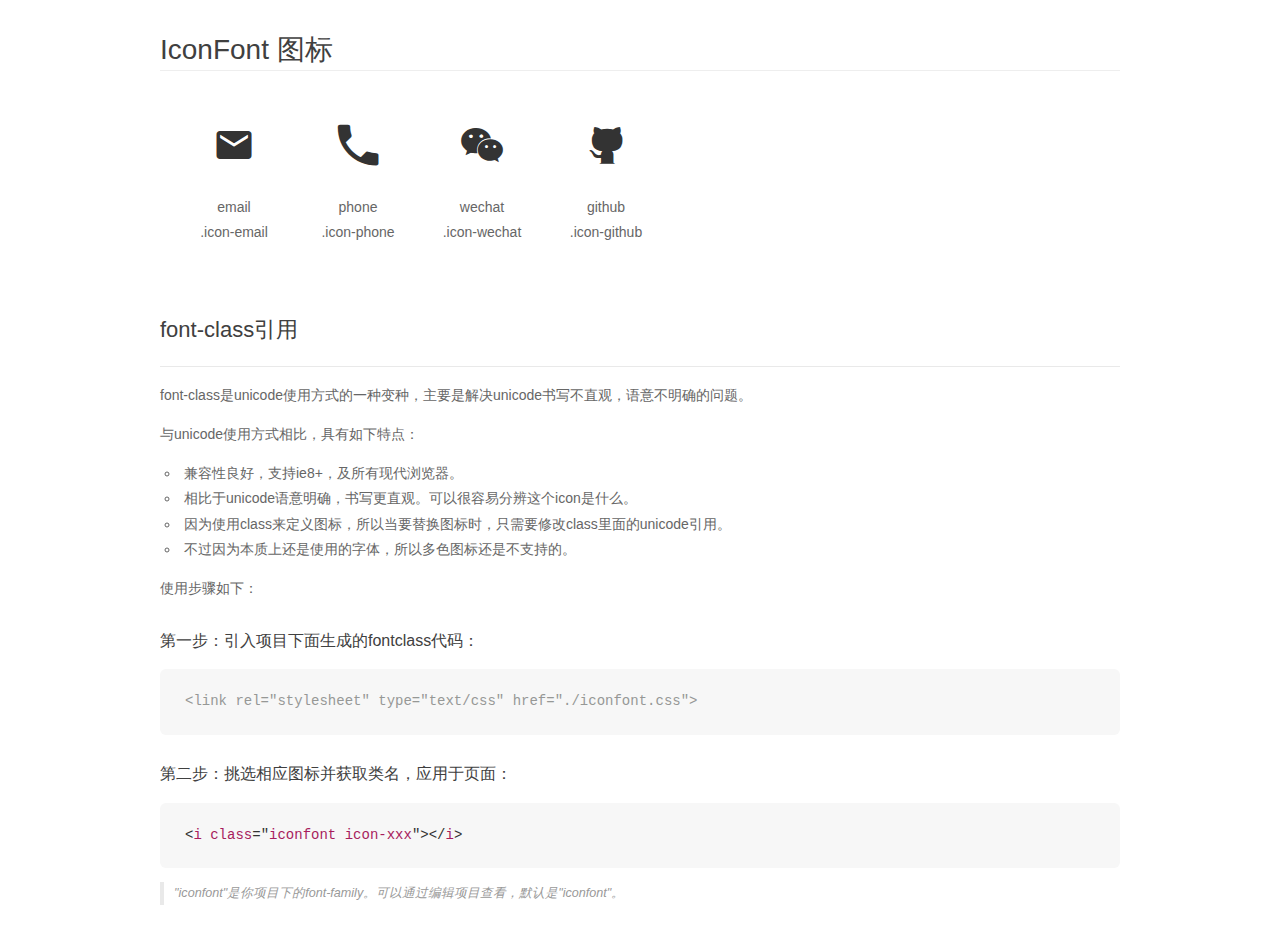
<file: fonts/demo_fontclass.html>
<!DOCTYPE html>
<html>
<head>
    <meta charset="utf-8"/>
    <title>IconFont</title>
    <link rel="stylesheet" href="demo.css">
    <link rel="stylesheet" href="iconfont.css">
</head>
<body>
    <div class="main markdown">
        <h1>IconFont 图标</h1>
        <ul class="icon_lists clear">
            
                <li>
                <i class="icon iconfont icon-email"></i>
                    <div class="name">email</div>
                    <div class="fontclass">.icon-email</div>
                </li>
            
                <li>
                <i class="icon iconfont icon-phone"></i>
                    <div class="name">phone</div>
                    <div class="fontclass">.icon-phone</div>
                </li>
            
                <li>
                <i class="icon iconfont icon-wechat"></i>
                    <div class="name">wechat</div>
                    <div class="fontclass">.icon-wechat</div>
                </li>
            
                <li>
                <i class="icon iconfont icon-github"></i>
                    <div class="name">github</div>
                    <div class="fontclass">.icon-github</div>
                </li>
            
        </ul>

        <h2 id="font-class-">font-class引用</h2>
        <hr>

        <p>font-class是unicode使用方式的一种变种，主要是解决unicode书写不直观，语意不明确的问题。</p>
        <p>与unicode使用方式相比，具有如下特点：</p>
        <ul>
        <li>兼容性良好，支持ie8+，及所有现代浏览器。</li>
        <li>相比于unicode语意明确，书写更直观。可以很容易分辨这个icon是什么。</li>
        <li>因为使用class来定义图标，所以当要替换图标时，只需要修改class里面的unicode引用。</li>
        <li>不过因为本质上还是使用的字体，所以多色图标还是不支持的。</li>
        </ul>
        <p>使用步骤如下：</p>
        <h3 id="-fontclass-">第一步：引入项目下面生成的fontclass代码：</h3>


        <pre><code class="lang-js hljs javascript"><span class="hljs-comment">&lt;link rel="stylesheet" type="text/css" href="./iconfont.css"&gt;</span></code></pre>
        <h3 id="-">第二步：挑选相应图标并获取类名，应用于页面：</h3>
        <pre><code class="lang-css hljs">&lt;<span class="hljs-selector-tag">i</span> <span class="hljs-selector-tag">class</span>="<span class="hljs-selector-tag">iconfont</span> <span class="hljs-selector-tag">icon-xxx</span>"&gt;&lt;/<span class="hljs-selector-tag">i</span>&gt;</code></pre>
        <blockquote>
        <p>"iconfont"是你项目下的font-family。可以通过编辑项目查看，默认是"iconfont"。</p>
        </blockquote>
    </div>
</body>
</html>
</file>
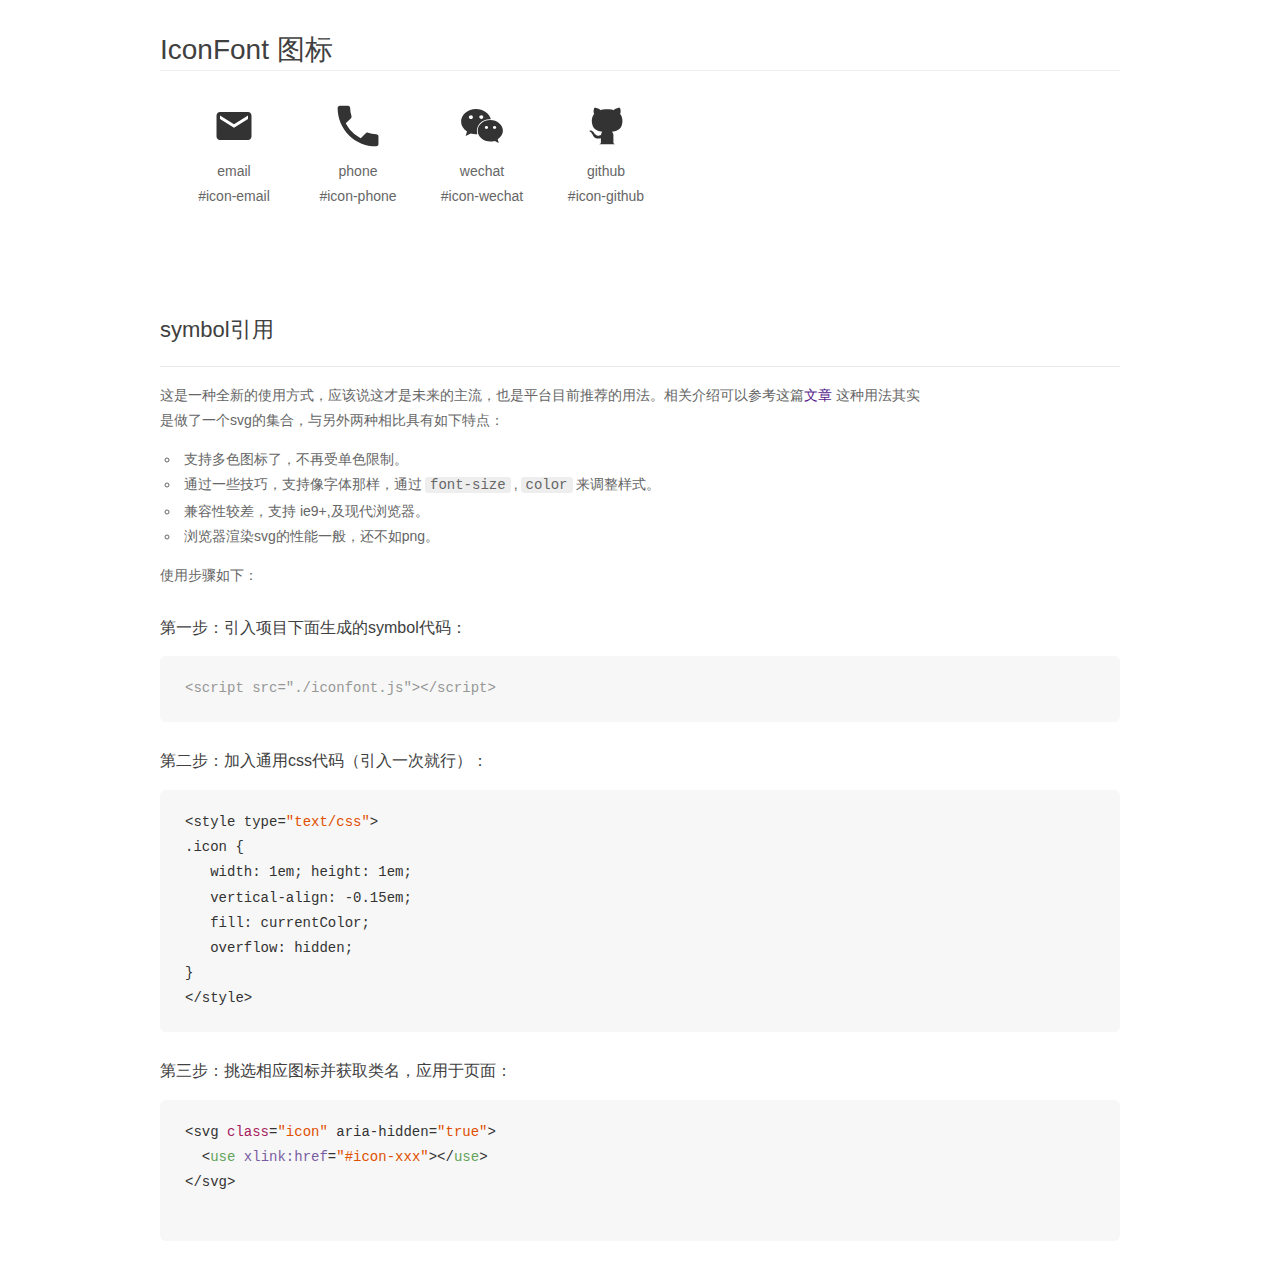
<file: fonts/demo_symbol.html>
<!DOCTYPE html>
<html>
<head>
    <meta charset="utf-8"/>
    <title>IconFont</title>
    <link rel="stylesheet" href="demo.css">
    <script src="iconfont.js"></script>

    <style type="text/css">
        .icon {
          /* 通过设置 font-size 来改变图标大小 */
          width: 1em; height: 1em;
          /* 图标和文字相邻时，垂直对齐 */
          vertical-align: -0.15em;
          /* 通过设置 color 来改变 SVG 的颜色/fill */
          fill: currentColor;
          /* path 和 stroke 溢出 viewBox 部分在 IE 下会显示
             normalize.css 中也包含这行 */
          overflow: hidden;
        }

    </style>
</head>
<body>
    <div class="main markdown">
        <h1>IconFont 图标</h1>
        <ul class="icon_lists clear">
            
                <li>
                    <svg class="icon" aria-hidden="true">
                        <use xlink:href="#icon-email"></use>
                    </svg>
                    <div class="name">email</div>
                    <div class="fontclass">#icon-email</div>
                </li>
            
                <li>
                    <svg class="icon" aria-hidden="true">
                        <use xlink:href="#icon-phone"></use>
                    </svg>
                    <div class="name">phone</div>
                    <div class="fontclass">#icon-phone</div>
                </li>
            
                <li>
                    <svg class="icon" aria-hidden="true">
                        <use xlink:href="#icon-wechat"></use>
                    </svg>
                    <div class="name">wechat</div>
                    <div class="fontclass">#icon-wechat</div>
                </li>
            
                <li>
                    <svg class="icon" aria-hidden="true">
                        <use xlink:href="#icon-github"></use>
                    </svg>
                    <div class="name">github</div>
                    <div class="fontclass">#icon-github</div>
                </li>
            
        </ul>


        <h2 id="symbol-">symbol引用</h2>
        <hr>

        <p>这是一种全新的使用方式，应该说这才是未来的主流，也是平台目前推荐的用法。相关介绍可以参考这篇<a href="">文章</a>
        这种用法其实是做了一个svg的集合，与另外两种相比具有如下特点：</p>
        <ul>
          <li>支持多色图标了，不再受单色限制。</li>
          <li>通过一些技巧，支持像字体那样，通过<code>font-size</code>,<code>color</code>来调整样式。</li>
          <li>兼容性较差，支持 ie9+,及现代浏览器。</li>
          <li>浏览器渲染svg的性能一般，还不如png。</li>
        </ul>
        <p>使用步骤如下：</p>
        <h3 id="-symbol-">第一步：引入项目下面生成的symbol代码：</h3>
        <pre><code class="lang-js hljs javascript"><span class="hljs-comment">&lt;script src="./iconfont.js"&gt;&lt;/script&gt;</span></code></pre>
        <h3 id="-css-">第二步：加入通用css代码（引入一次就行）：</h3>
        <pre><code class="lang-js hljs javascript">&lt;style type=<span class="hljs-string">"text/css"</span>&gt;
.icon {
   width: <span class="hljs-number">1</span>em; height: <span class="hljs-number">1</span>em;
   vertical-align: <span class="hljs-number">-0.15</span>em;
   fill: currentColor;
   overflow: hidden;
}
&lt;<span class="hljs-regexp">/style&gt;</span></code></pre>
        <h3 id="-">第三步：挑选相应图标并获取类名，应用于页面：</h3>
        <pre><code class="lang-js hljs javascript">&lt;svg <span class="hljs-class"><span class="hljs-keyword">class</span></span>=<span class="hljs-string">"icon"</span> aria-hidden=<span class="hljs-string">"true"</span>&gt;<span class="xml"><span class="hljs-tag">
  &lt;<span class="hljs-name">use</span> <span class="hljs-attr">xlink:href</span>=<span class="hljs-string">"#icon-xxx"</span>&gt;</span><span class="hljs-tag">&lt;/<span class="hljs-name">use</span>&gt;</span>
</span>&lt;<span class="hljs-regexp">/svg&gt;
        </span></code></pre>
    </div>
</body>
</html>
</file>
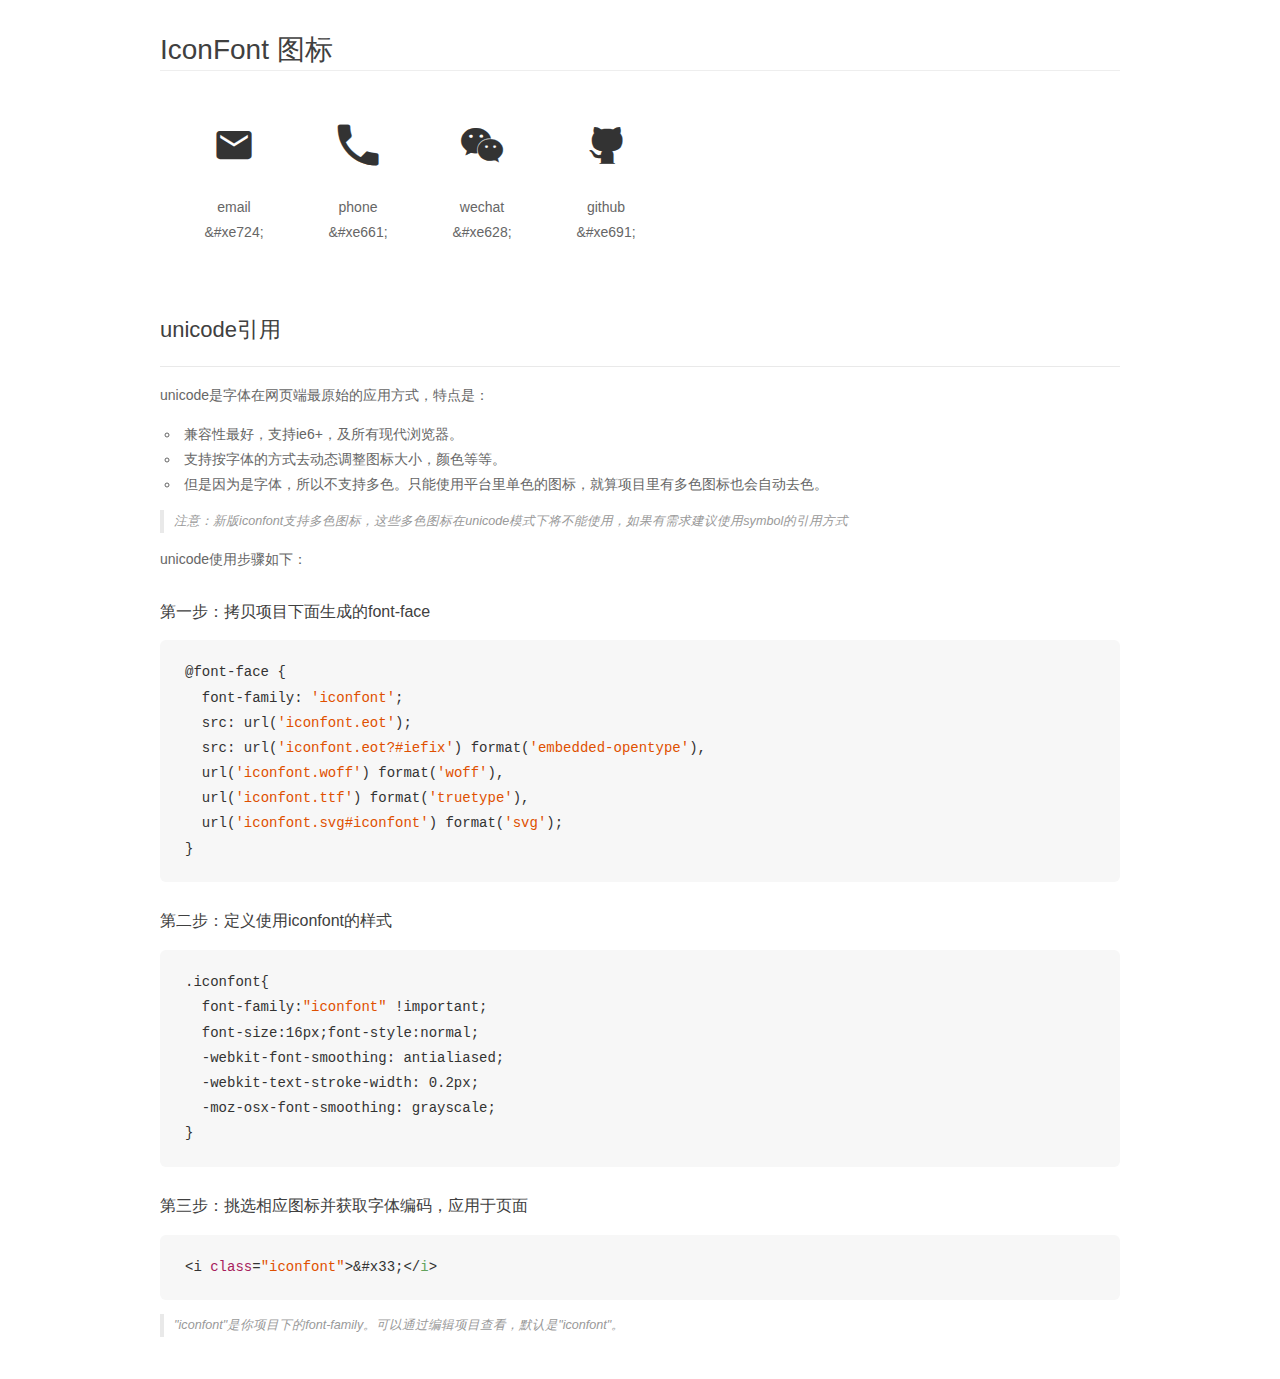
<file: fonts/demo_unicode.html>
<!DOCTYPE html>
<html>
<head>
    <meta charset="utf-8"/>
    <title>IconFont</title>
    <link rel="stylesheet" href="demo.css">

    <style type="text/css">

        @font-face {font-family: "iconfont";
          src: url('iconfont.eot'); /* IE9*/
          src: url('iconfont.eot#iefix') format('embedded-opentype'), /* IE6-IE8 */
          url('iconfont.woff') format('woff'), /* chrome, firefox */
          url('iconfont.ttf') format('truetype'), /* chrome, firefox, opera, Safari, Android, iOS 4.2+*/
          url('iconfont.svg#iconfont') format('svg'); /* iOS 4.1- */
        }

        .iconfont {
          font-family:"iconfont" !important;
          font-size:16px;
          font-style:normal;
          -webkit-font-smoothing: antialiased;
          -webkit-text-stroke-width: 0.2px;
          -moz-osx-font-smoothing: grayscale;
        }

    </style>
</head>
<body>
    <div class="main markdown">
        <h1>IconFont 图标</h1>
        <ul class="icon_lists clear">
            
                <li>
                <i class="icon iconfont">&#xe724;</i>
                    <div class="name">email</div>
                    <div class="code">&amp;#xe724;</div>
                </li>
            
                <li>
                <i class="icon iconfont">&#xe661;</i>
                    <div class="name">phone</div>
                    <div class="code">&amp;#xe661;</div>
                </li>
            
                <li>
                <i class="icon iconfont">&#xe628;</i>
                    <div class="name">wechat</div>
                    <div class="code">&amp;#xe628;</div>
                </li>
            
                <li>
                <i class="icon iconfont">&#xe691;</i>
                    <div class="name">github</div>
                    <div class="code">&amp;#xe691;</div>
                </li>
            
        </ul>
        <h2 id="unicode-">unicode引用</h2>
        <hr>

        <p>unicode是字体在网页端最原始的应用方式，特点是：</p>
        <ul>
        <li>兼容性最好，支持ie6+，及所有现代浏览器。</li>
        <li>支持按字体的方式去动态调整图标大小，颜色等等。</li>
        <li>但是因为是字体，所以不支持多色。只能使用平台里单色的图标，就算项目里有多色图标也会自动去色。</li>
        </ul>
        <blockquote>
        <p>注意：新版iconfont支持多色图标，这些多色图标在unicode模式下将不能使用，如果有需求建议使用symbol的引用方式</p>
        </blockquote>
        <p>unicode使用步骤如下：</p>
        <h3 id="-font-face">第一步：拷贝项目下面生成的font-face</h3>
        <pre><code class="lang-js hljs javascript">@font-face {
  font-family: <span class="hljs-string">'iconfont'</span>;
  src: url(<span class="hljs-string">'iconfont.eot'</span>);
  src: url(<span class="hljs-string">'iconfont.eot?#iefix'</span>) format(<span class="hljs-string">'embedded-opentype'</span>),
  url(<span class="hljs-string">'iconfont.woff'</span>) format(<span class="hljs-string">'woff'</span>),
  url(<span class="hljs-string">'iconfont.ttf'</span>) format(<span class="hljs-string">'truetype'</span>),
  url(<span class="hljs-string">'iconfont.svg#iconfont'</span>) format(<span class="hljs-string">'svg'</span>);
}
</code></pre>
        <h3 id="-iconfont-">第二步：定义使用iconfont的样式</h3>
        <pre><code class="lang-js hljs javascript">.iconfont{
  font-family:<span class="hljs-string">"iconfont"</span> !important;
  font-size:<span class="hljs-number">16</span>px;font-style:normal;
  -webkit-font-smoothing: antialiased;
  -webkit-text-stroke-width: <span class="hljs-number">0.2</span>px;
  -moz-osx-font-smoothing: grayscale;
}
</code></pre>
        <h3 id="-">第三步：挑选相应图标并获取字体编码，应用于页面</h3>
        <pre><code class="lang-js hljs javascript">&lt;i <span class="hljs-class"><span class="hljs-keyword">class</span></span>=<span class="hljs-string">"iconfont"</span>&gt;&amp;#x33;<span class="xml"><span class="hljs-tag">&lt;/<span class="hljs-name">i</span>&gt;</span></span></code></pre>

        <blockquote>
        <p>"iconfont"是你项目下的font-family。可以通过编辑项目查看，默认是"iconfont"。</p>
        </blockquote>
    </div>


</body>
</html>
</file>
<file: fonts/iconfont.css>
@font-face {font-family: "iconfont";
  src: url('./iconfont.eot?t=1523097302207'); /* IE9*/
  src: url('./iconfont.eot?t=1523097302207#iefix') format('embedded-opentype'), /* IE6-IE8 */
  url('[data-uri]') format('woff'),
  url('./iconfont.ttf?t=1523097302207') format('truetype'), /* chrome, firefox, opera, Safari, Android, iOS 4.2+*/
  url('./iconfont.svg?t=1523097302207#iconfont') format('svg'); /* iOS 4.1- */
}

.iconfont {
  font-family:"iconfont" !important;
  font-size:16px;
  font-style:normal;
  -webkit-font-smoothing: antialiased;
  -moz-osx-font-smoothing: grayscale;
}

.icon-email:before { content: "\e724"; }

.icon-phone:before { content: "\e661"; }

.icon-wechat:before { content: "\e628"; }

.icon-github:before { content: "\e691"; }
</file>
<file: fonts/demo.css>
*{margin: 0;padding: 0;list-style: none;}
/*
KISSY CSS Reset
理念：1. reset 的目的不是清除浏览器的默认样式，这仅是部分工作。清除和重置是紧密不可分的。
2. reset 的目的不是让默认样式在所有浏览器下一致，而是减少默认样式有可能带来的问题。
3. reset 期望提供一套普适通用的基础样式。但没有银弹，推荐根据具体需求，裁剪和修改后再使用。
特色：1. 适应中文；2. 基于最新主流浏览器。
维护：玉伯<lifesinger@gmail.com>, 正淳<ragecarrier@gmail.com>
 */

/** 清除内外边距 **/
body, h1, h2, h3, h4, h5, h6, hr, p, blockquote, /* structural elements 结构元素 */
dl, dt, dd, ul, ol, li, /* list elements 列表元素 */
pre, /* text formatting elements 文本格式元素 */
form, fieldset, legend, button, input, textarea, /* form elements 表单元素 */
th, td /* table elements 表格元素 */ {
  margin: 0;
  padding: 0;
}

/** 设置默认字体 **/
body,
button, input, select, textarea /* for ie */ {
  font: 12px/1.5 tahoma, arial, \5b8b\4f53, sans-serif;
}
h1, h2, h3, h4, h5, h6 { font-size: 100%; }
address, cite, dfn, em, var { font-style: normal; } /* 将斜体扶正 */
code, kbd, pre, samp { font-family: courier new, courier, monospace; } /* 统一等宽字体 */
small { font-size: 12px; } /* 小于 12px 的中文很难阅读，让 small 正常化 */

/** 重置列表元素 **/
ul, ol { list-style: none; }

/** 重置文本格式元素 **/
a { text-decoration: none; }
a:hover { text-decoration: underline; }


/** 重置表单元素 **/
legend { color: #000; } /* for ie6 */
fieldset, img { border: 0; } /* img 搭车：让链接里的 img 无边框 */
button, input, select, textarea { font-size: 100%; } /* 使得表单元素在 ie 下能继承字体大小 */
/* 注：optgroup 无法扶正 */

/** 重置表格元素 **/
table { border-collapse: collapse; border-spacing: 0; }

/* 清除浮动 */
.ks-clear:after, .clear:after {
  content: '\20';
  display: block;
  height: 0;
  clear: both;
}
.ks-clear, .clear {
  *zoom: 1;
}

.main {
  padding: 30px 100px;
width: 960px;
margin: 0 auto;
}
.main h1{font-size:36px; color:#333; text-align:left;margin-bottom:30px; border-bottom: 1px solid #eee;}

.helps{margin-top:40px;}
.helps pre{
  padding:20px;
  margin:10px 0;
  border:solid 1px #e7e1cd;
  background-color: #fffdef;
  overflow: auto;
}

.icon_lists{
  width: 100% !important;

}

.icon_lists li{
  float:left;
  width: 100px;
  height:180px;
  text-align: center;
  list-style: none !important;
}
.icon_lists .icon{
  font-size: 42px;
  line-height: 100px;
  margin: 10px 0;
  color:#333;
  -webkit-transition: font-size 0.25s ease-out 0s;
  -moz-transition: font-size 0.25s ease-out 0s;
  transition: font-size 0.25s ease-out 0s;

}
.icon_lists .icon:hover{
  font-size: 100px;
}



.markdown {
  color: #666;
  font-size: 14px;
  line-height: 1.8;
}

.highlight {
  line-height: 1.5;
}

.markdown img {
  vertical-align: middle;
  max-width: 100%;
}

.markdown h1 {
  color: #404040;
  font-weight: 500;
  line-height: 40px;
  margin-bottom: 24px;
}

.markdown h2,
.markdown h3,
.markdown h4,
.markdown h5,
.markdown h6 {
  color: #404040;
  margin: 1.6em 0 0.6em 0;
  font-weight: 500;
  clear: both;
}

.markdown h1 {
  font-size: 28px;
}

.markdown h2 {
  font-size: 22px;
}

.markdown h3 {
  font-size: 16px;
}

.markdown h4 {
  font-size: 14px;
}

.markdown h5 {
  font-size: 12px;
}

.markdown h6 {
  font-size: 12px;
}

.markdown hr {
  height: 1px;
  border: 0;
  background: #e9e9e9;
  margin: 16px 0;
  clear: both;
}

.markdown p,
.markdown pre {
  margin: 1em 0;
}

.markdown > p,
.markdown > blockquote,
.markdown > .highlight,
.markdown > ol,
.markdown > ul {
  width: 80%;
}

.markdown ul > li {
  list-style: circle;
}

.markdown > ul li,
.markdown blockquote ul > li {
  margin-left: 20px;
  padding-left: 4px;
}

.markdown > ul li p,
.markdown > ol li p {
  margin: 0.6em 0;
}

.markdown ol > li {
  list-style: decimal;
}

.markdown > ol li,
.markdown blockquote ol > li {
  margin-left: 20px;
  padding-left: 4px;
}

.markdown code {
  margin: 0 3px;
  padding: 0 5px;
  background: #eee;
  border-radius: 3px;
}

.markdown pre {
  border-radius: 6px;
  background: #f7f7f7;
  padding: 20px;
}

.markdown pre code {
  border: none;
  background: #f7f7f7;
  margin: 0;
}

.markdown strong,
.markdown b {
  font-weight: 600;
}

.markdown > table {
  border-collapse: collapse;
  border-spacing: 0px;
  empty-cells: show;
  border: 1px solid #e9e9e9;
  width: 95%;
  margin-bottom: 24px;
}

.markdown > table th {
  white-space: nowrap;
  color: #333;
  font-weight: 600;

}

.markdown > table th,
.markdown > table td {
  border: 1px solid #e9e9e9;
  padding: 8px 16px;
  text-align: left;
}

.markdown > table th {
  background: #F7F7F7;
}

.markdown blockquote {
  font-size: 90%;
  color: #999;
  border-left: 4px solid #e9e9e9;
  padding-left: 0.8em;
  margin: 1em 0;
  font-style: italic;
}

.markdown blockquote p {
  margin: 0;
}

.markdown .anchor {
  opacity: 0;
  transition: opacity 0.3s ease;
  margin-left: 8px;
}

.markdown .waiting {
  color: #ccc;
}

.markdown h1:hover .anchor,
.markdown h2:hover .anchor,
.markdown h3:hover .anchor,
.markdown h4:hover .anchor,
.markdown h5:hover .anchor,
.markdown h6:hover .anchor {
  opacity: 1;
  display: inline-block;
}

.markdown > br,
.markdown > p > br {
  clear: both;
}


.hljs {
  display: block;
  background: white;
  padding: 0.5em;
  color: #333333;
  overflow-x: auto;
}

.hljs-comment,
.hljs-meta {
  color: #969896;
}

.hljs-string,
.hljs-variable,
.hljs-template-variable,
.hljs-strong,
.hljs-emphasis,
.hljs-quote {
  color: #df5000;
}

.hljs-keyword,
.hljs-selector-tag,
.hljs-type {
  color: #a71d5d;
}

.hljs-literal,
.hljs-symbol,
.hljs-bullet,
.hljs-attribute {
  color: #0086b3;
}

.hljs-section,
.hljs-name {
  color: #63a35c;
}

.hljs-tag {
  color: #333333;
}

.hljs-title,
.hljs-attr,
.hljs-selector-id,
.hljs-selector-class,
.hljs-selector-attr,
.hljs-selector-pseudo {
  color: #795da3;
}

.hljs-addition {
  color: #55a532;
  background-color: #eaffea;
}

.hljs-deletion {
  color: #bd2c00;
  background-color: #ffecec;
}

.hljs-link {
  text-decoration: underline;
}

pre{
  background: #fff;
}
</file>
